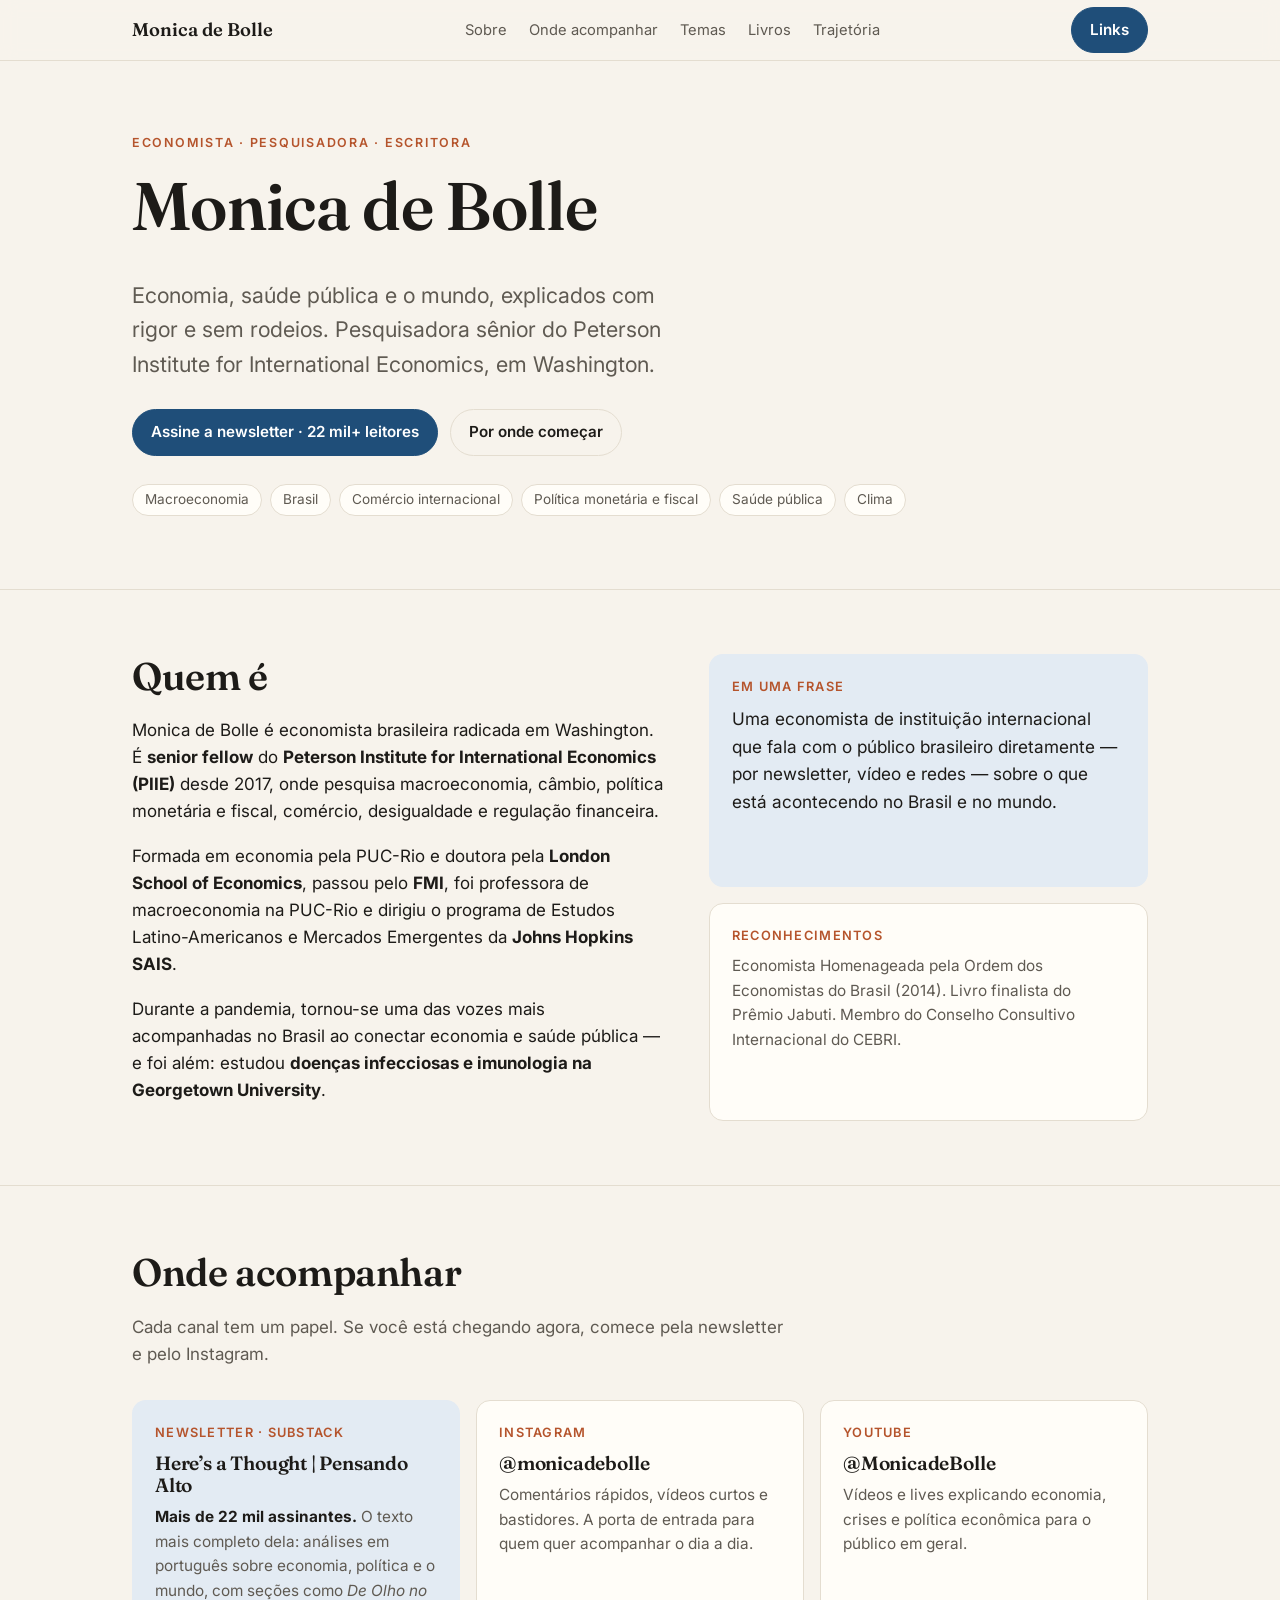
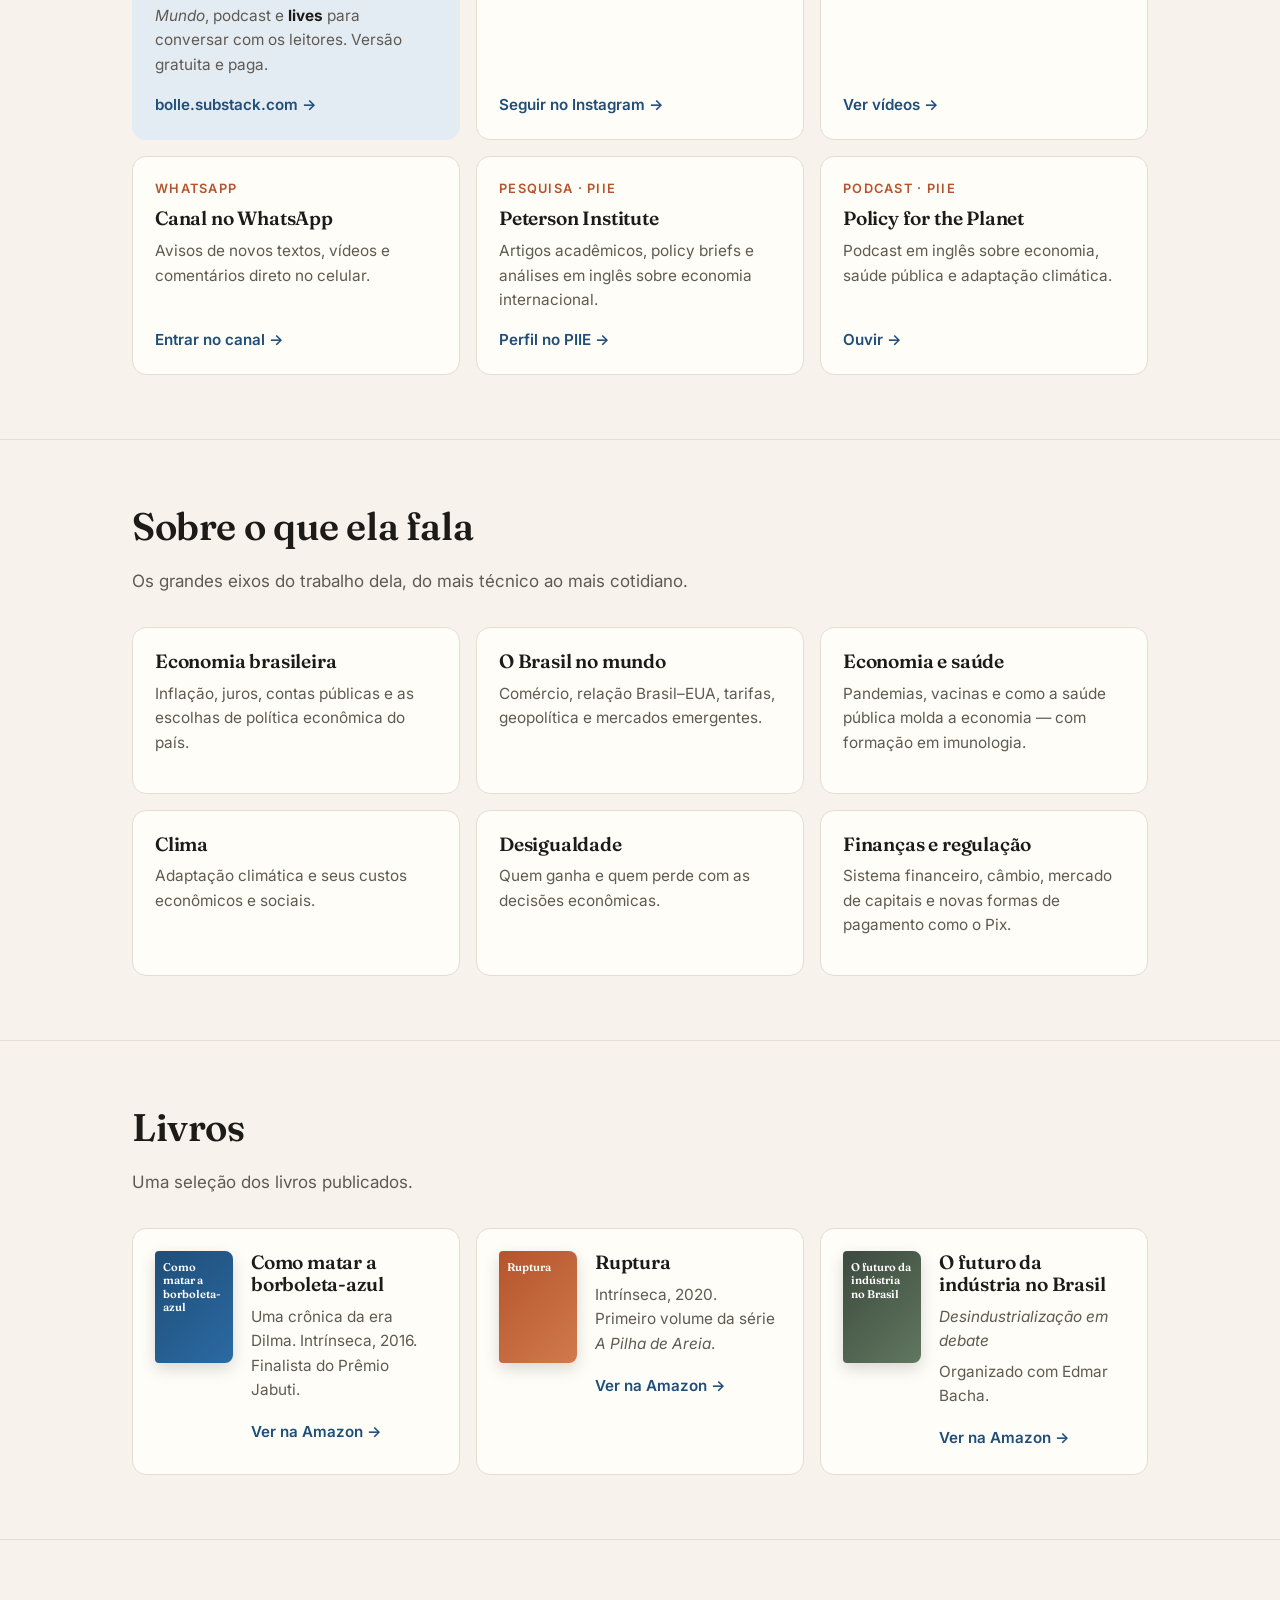
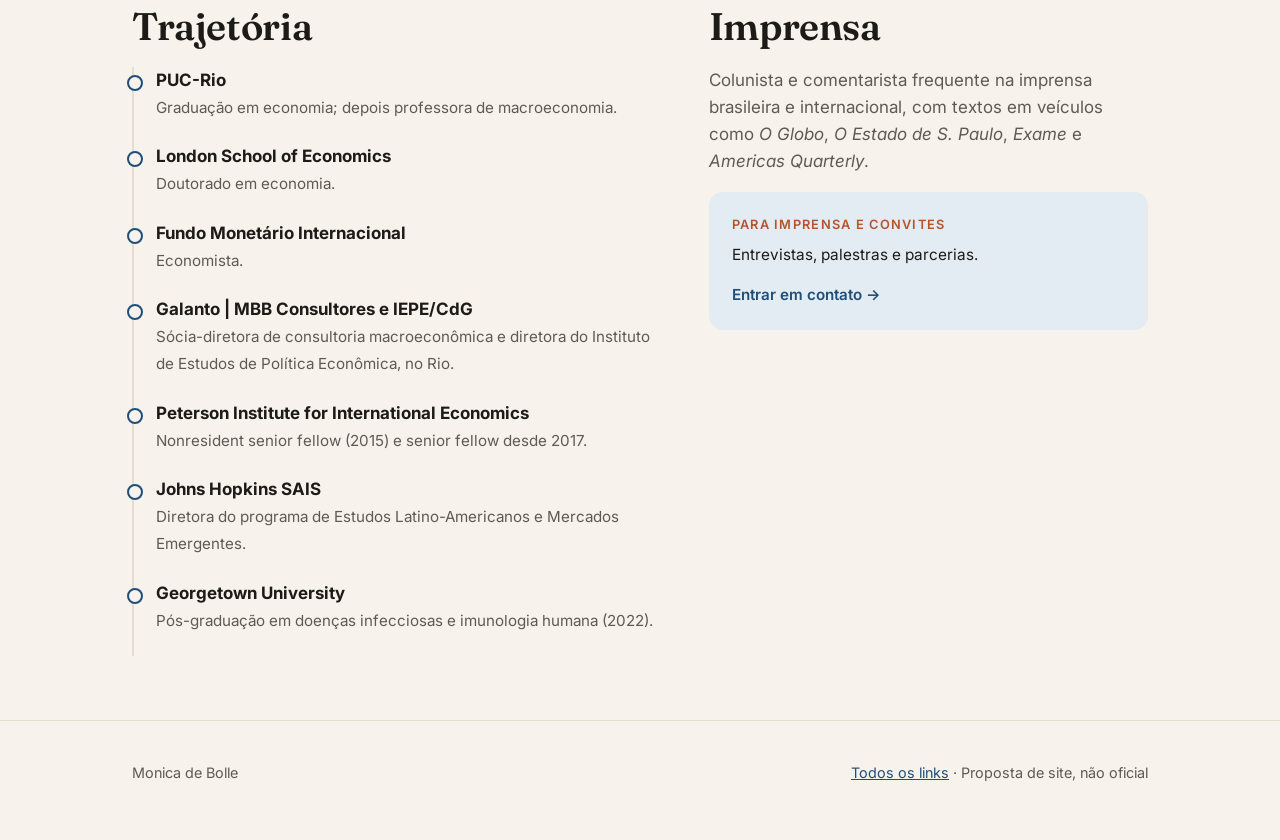
<file: index.html>
<!doctype html>
<html lang="pt-BR">
<head>
<meta charset="utf-8">
<meta name="viewport" content="width=device-width,initial-scale=1">
<meta name="robots" content="noindex, nofollow">
<title>Monica de Bolle</title>
<meta name="description" content="Economista, pesquisadora do Peterson Institute for International Economics, escritora e divulgadora. Tudo sobre Monica de Bolle em um só lugar: newsletter, vídeos, livros e pesquisa.">
<link rel="preconnect" href="https://fonts.googleapis.com">
<link rel="preconnect" href="https://fonts.gstatic.com" crossorigin>
<link href="https://fonts.googleapis.com/css2?family=Fraunces:opsz,wght@9..144,500;9..144,600&family=Inter:wght@400;500;600&display=swap" rel="stylesheet">
<link rel="stylesheet" href="assets/style.css">
</head>
<body>

<nav class="nav">
  <div class="wrap">
    <a class="brand" href="#">Monica de Bolle</a>
    <ul>
      <li><a href="#sobre">Sobre</a></li>
      <li><a href="#onde-acompanhar">Onde acompanhar</a></li>
      <li><a href="#temas">Temas</a></li>
      <li><a href="#livros">Livros</a></li>
      <li><a href="#trajetoria">Trajetória</a></li>
    </ul>
    <a class="btn" href="links.html">Links</a>
  </div>
</nav>

<header class="hero">
  <div class="wrap">
    <div class="eyebrow">Economista · Pesquisadora · Escritora</div>
    <h1>Monica de Bolle</h1>
    <p class="lead">Economia, saúde pública e o mundo, explicados com rigor e sem rodeios. Pesquisadora sênior do Peterson Institute for International Economics, em Washington.</p>
    <div class="actions">
      <a class="btn" href="https://bolle.substack.com" target="_blank" rel="noopener">Assine a newsletter · 22 mil+ leitores</a>
      <a class="btn ghost" href="#onde-acompanhar">Por onde começar</a>
    </div>
    <ul class="tags">
      <li>Macroeconomia</li><li>Brasil</li><li>Comércio internacional</li><li>Política monetária e fiscal</li><li>Saúde pública</li><li>Clima</li>
    </ul>
  </div>
</header>

<section id="sobre">
  <div class="wrap two-col">
    <div>
      <h2>Quem é</h2>
      <p>Monica de Bolle é economista brasileira radicada em Washington. É <strong>senior fellow</strong> do <strong>Peterson Institute for International Economics (PIIE)</strong> desde 2017, onde pesquisa macroeconomia, câmbio, política monetária e fiscal, comércio, desigualdade e regulação financeira.</p>
      <p>Formada em economia pela PUC-Rio e doutora pela <strong>London School of Economics</strong>, passou pelo <strong>FMI</strong>, foi professora de macroeconomia na PUC-Rio e dirigiu o programa de Estudos Latino-Americanos e Mercados Emergentes da <strong>Johns Hopkins SAIS</strong>.</p>
      <p>Durante a pandemia, tornou-se uma das vozes mais acompanhadas no Brasil ao conectar economia e saúde pública — e foi além: estudou <strong>doenças infecciosas e imunologia na Georgetown University</strong>.</p>
    </div>
    <div class="grid">
      <div class="card featured">
        <div class="meta">Em uma frase</div>
        <p style="color:var(--ink);font-size:1.08rem">Uma economista de instituição internacional que fala com o público brasileiro diretamente — por newsletter, vídeo e redes — sobre o que está acontecendo no Brasil e no mundo.</p>
      </div>
      <div class="card">
        <div class="meta">Reconhecimentos</div>
        <p>Economista Homenageada pela Ordem dos Economistas do Brasil (2014). Livro finalista do Prêmio Jabuti. Membro do Conselho Consultivo Internacional do CEBRI.</p>
      </div>
    </div>
  </div>
</section>

<section id="onde-acompanhar">
  <div class="wrap">
    <h2>Onde acompanhar</h2>
    <p class="section-intro">Cada canal tem um papel. Se você está chegando agora, comece pela newsletter e pelo Instagram.</p>
    <div class="grid three">
      <article class="card featured">
        <div class="meta">Newsletter · Substack</div>
        <h3>Here’s a Thought | Pensando Alto</h3>
        <p><strong style="color:var(--ink)">Mais de 22 mil assinantes.</strong> O texto mais completo dela: análises em português sobre economia, política e o mundo, com seções como <em>De Olho no Mundo</em>, podcast e <strong style="color:var(--ink)">lives</strong> para conversar com os leitores. Versão gratuita e paga.</p>
        <a class="more" href="https://bolle.substack.com" target="_blank" rel="noopener">bolle.substack.com</a>
      </article>
      <article class="card">
        <div class="meta">Instagram</div>
        <h3>@monicadebolle</h3>
        <p>Comentários rápidos, vídeos curtos e bastidores. A porta de entrada para quem quer acompanhar o dia a dia.</p>
        <a class="more" href="https://www.instagram.com/monicadebolle" target="_blank" rel="noopener">Seguir no Instagram</a>
      </article>
      <article class="card">
        <div class="meta">YouTube</div>
        <h3>@MonicadeBolle</h3>
        <p>Vídeos e lives explicando economia, crises e política econômica para o público em geral.</p>
        <a class="more" href="https://www.youtube.com/@MonicadeBolle" target="_blank" rel="noopener">Ver vídeos</a>
      </article>
      <article class="card">
        <div class="meta">WhatsApp</div>
        <h3>Canal no WhatsApp</h3>
        <p>Avisos de novos textos, vídeos e comentários direto no celular.</p>
        <a class="more" href="https://www.whatsapp.com/channel/0029VaJwkhG2ER6fUcOkLJ2Y" target="_blank" rel="noopener">Entrar no canal</a>
      </article>
      <article class="card">
        <div class="meta">Pesquisa · PIIE</div>
        <h3>Peterson Institute</h3>
        <p>Artigos acadêmicos, policy briefs e análises em inglês sobre economia internacional.</p>
        <a class="more" href="https://www.piie.com/experts/senior-research-staff/monica-de-bolle" target="_blank" rel="noopener">Perfil no PIIE</a>
      </article>
      <article class="card">
        <div class="meta">Podcast · PIIE</div>
        <h3>Policy for the Planet</h3>
        <p>Podcast em inglês sobre economia, saúde pública e adaptação climática.</p>
        <a class="more" href="https://www.piie.com/experts/podcasts/policy-planet" target="_blank" rel="noopener">Ouvir</a>
      </article>
    </div>
  </div>
</section>

<section id="temas">
  <div class="wrap">
    <h2>Sobre o que ela fala</h2>
    <p class="section-intro">Os grandes eixos do trabalho dela, do mais técnico ao mais cotidiano.</p>
    <div class="grid three">
      <div class="card"><h3>Economia brasileira</h3><p>Inflação, juros, contas públicas e as escolhas de política econômica do país.</p></div>
      <div class="card"><h3>O Brasil no mundo</h3><p>Comércio, relação Brasil–EUA, tarifas, geopolítica e mercados emergentes.</p></div>
      <div class="card"><h3>Economia e saúde</h3><p>Pandemias, vacinas e como a saúde pública molda a economia — com formação em imunologia.</p></div>
      <div class="card"><h3>Clima</h3><p>Adaptação climática e seus custos econômicos e sociais.</p></div>
      <div class="card"><h3>Desigualdade</h3><p>Quem ganha e quem perde com as decisões econômicas.</p></div>
      <div class="card"><h3>Finanças e regulação</h3><p>Sistema financeiro, câmbio, mercado de capitais e novas formas de pagamento como o Pix.</p></div>
    </div>
  </div>
</section>

<section id="livros">
  <div class="wrap">
    <h2>Livros</h2>
    <p class="section-intro">Uma seleção dos livros publicados.</p>
    <div class="grid three">
      <div class="card book">
        <div class="cover">Como matar a borboleta-azul</div>
        <div>
          <h3>Como matar a borboleta-azul</h3>
          <p>Uma crônica da era Dilma. Intrínseca, 2016. Finalista do Prêmio Jabuti.</p>
          <a class="more" href="https://www.amazon.com.br/dp/B01LZUYMNC" target="_blank" rel="noopener">Ver na Amazon</a>
        </div>
      </div>
      <div class="card book">
        <div class="cover alt">Ruptura</div>
        <div>
          <h3>Ruptura</h3>
          <p>Intrínseca, 2020. Primeiro volume da série <em>A Pilha de Areia</em>.</p>
          <a class="more" href="https://www.amazon.com.br/dp/B08JDVT1NB" target="_blank" rel="noopener">Ver na Amazon</a>
        </div>
      </div>
      <div class="card book">
        <div class="cover alt2">O futuro da indústria no Brasil</div>
        <div>
          <h3>O futuro da indústria no Brasil</h3>
          <p style="margin-bottom:.4em"><em>Desindustrialização em debate</em></p>
          <p>Organizado com Edmar Bacha.</p>
          <a class="more" href="https://www.amazon.com.br/dp/8520011659" target="_blank" rel="noopener">Ver na Amazon</a>
        </div>
      </div>
    </div>
  </div>
</section>

<section id="trajetoria">
  <div class="wrap two-col">
    <div>
      <h2>Trajetória</h2>
      <ul class="timeline">
        <li><strong>PUC-Rio</strong><span>Graduação em economia; depois professora de macroeconomia.</span></li>
        <li><strong>London School of Economics</strong><span>Doutorado em economia.</span></li>
        <li><strong>Fundo Monetário Internacional</strong><span>Economista.</span></li>
        <li><strong>Galanto | MBB Consultores e IEPE/CdG</strong><span>Sócia-diretora de consultoria macroeconômica e diretora do Instituto de Estudos de Política Econômica, no Rio.</span></li>
        <li><strong>Peterson Institute for International Economics</strong><span>Nonresident senior fellow (2015) e senior fellow desde 2017.</span></li>
        <li><strong>Johns Hopkins SAIS</strong><span>Diretora do programa de Estudos Latino-Americanos e Mercados Emergentes.</span></li>
        <li><strong>Georgetown University</strong><span>Pós-graduação em doenças infecciosas e imunologia humana (2022).</span></li>
      </ul>
    </div>
    <div>
      <h2>Imprensa</h2>
      <p class="section-intro" style="margin-bottom:16px">Colunista e comentarista frequente na imprensa brasileira e internacional, com textos em veículos como <em>O Globo</em>, <em>O Estado de S. Paulo</em>, <em>Exame</em> e <em>Americas Quarterly</em>.</p>
      <div class="card featured">
        <div class="meta">Para imprensa e convites</div>
        <p style="color:var(--ink)">Entrevistas, palestras e parcerias.</p>
        <a class="more" href="#" data-todo="e-mail ou formulário de contato">Entrar em contato</a>
      </div>
    </div>
  </div>
</section>

<footer>
  <div class="wrap">
    <span>Monica de Bolle</span>
    <span><a href="links.html">Todos os links</a> · Proposta de site, não oficial</span>
  </div>
</footer>
</body>
</html>
</file>
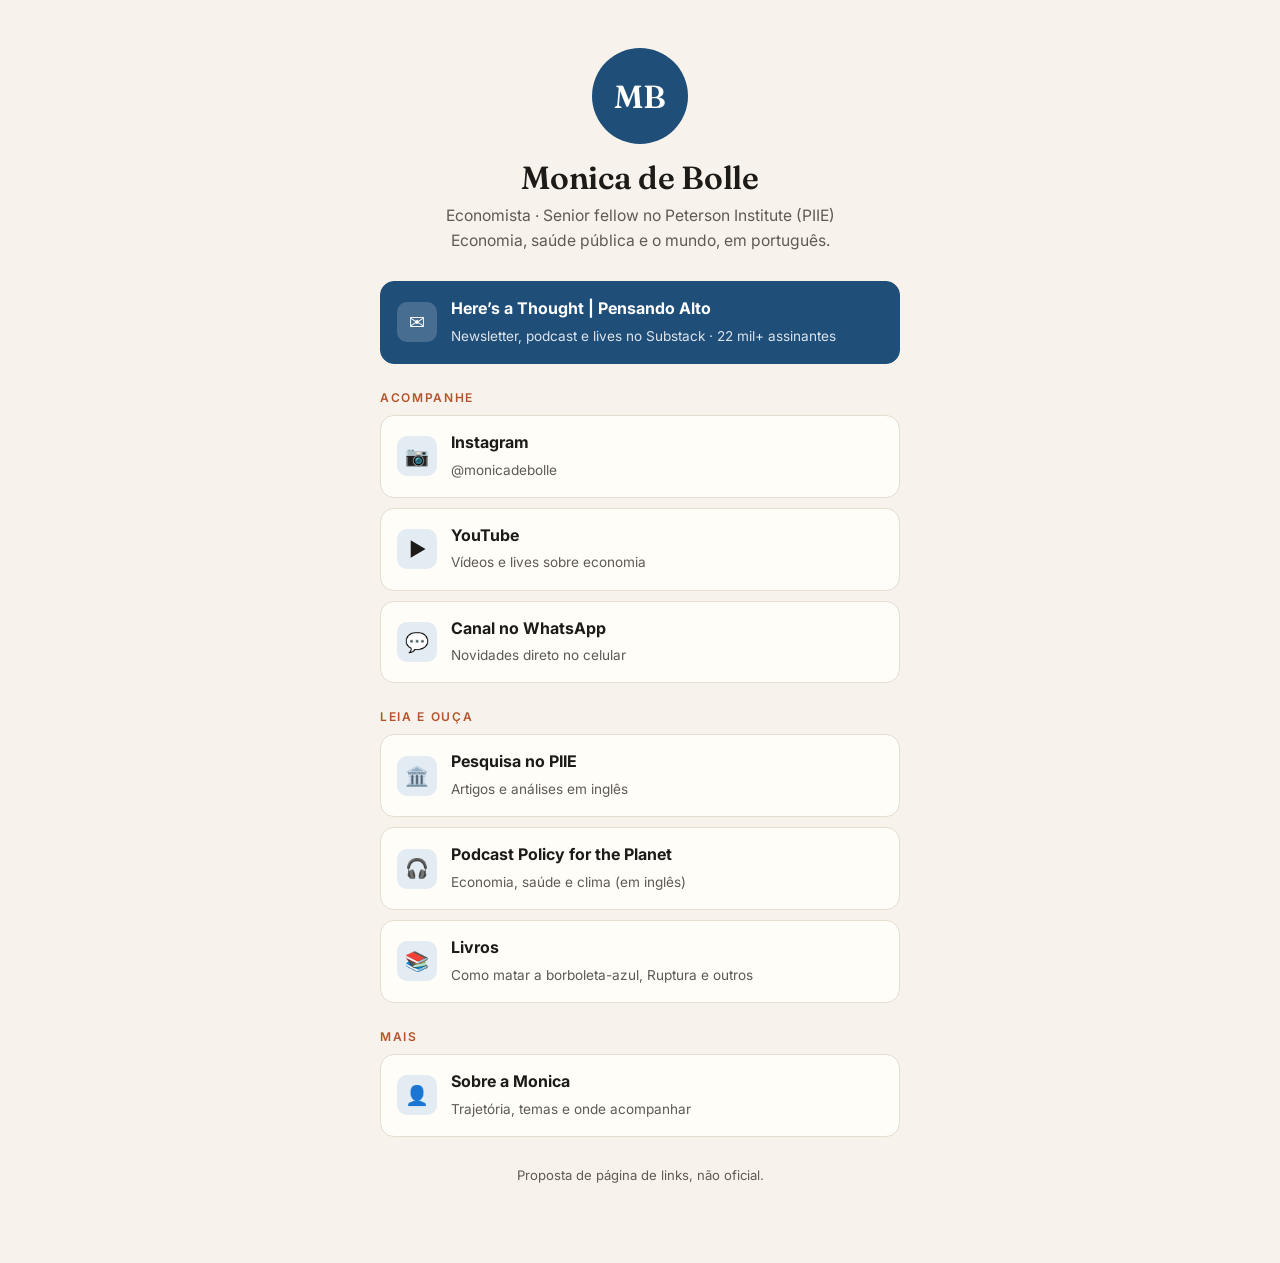
<file: links.html>
<!doctype html>
<html lang="pt-BR">
<head>
<meta charset="utf-8">
<meta name="viewport" content="width=device-width,initial-scale=1">
<meta name="robots" content="noindex, nofollow">
<title>Links · Monica de Bolle</title>
<meta name="description" content="Todos os canais de Monica de Bolle: newsletter, Instagram, YouTube, WhatsApp, livros e pesquisa.">
<link rel="preconnect" href="https://fonts.googleapis.com">
<link rel="preconnect" href="https://fonts.gstatic.com" crossorigin>
<link href="https://fonts.googleapis.com/css2?family=Fraunces:opsz,wght@9..144,500;9..144,600&family=Inter:wght@400;500;600&display=swap" rel="stylesheet">
<link rel="stylesheet" href="assets/style.css">
</head>
<body>
<main class="links-page">
  <div class="links-box">
    <div class="avatar" aria-hidden="true">MB</div>
    <h1>Monica de Bolle</h1>
    <p class="bio">Economista · Senior fellow no Peterson Institute (PIIE)<br>Economia, saúde pública e o mundo, em português.</p>

    <a class="link primary" href="https://bolle.substack.com" target="_blank" rel="noopener">
      <span class="ico">✉️</span><span><strong>Here’s a Thought | Pensando Alto</strong><small>Newsletter, podcast e lives no Substack · 22 mil+ assinantes</small></span>
    </a>

    <div class="link-group">Acompanhe</div>
    <a class="link" href="https://www.instagram.com/monicadebolle" target="_blank" rel="noopener">
      <span class="ico">📷</span><span><strong>Instagram</strong><small>@monicadebolle</small></span>
    </a>
    <a class="link" href="https://www.youtube.com/@MonicadeBolle" target="_blank" rel="noopener">
      <span class="ico">▶️</span><span><strong>YouTube</strong><small>Vídeos e lives sobre economia</small></span>
    </a>
    <a class="link" href="https://www.whatsapp.com/channel/0029VaJwkhG2ER6fUcOkLJ2Y" target="_blank" rel="noopener">
      <span class="ico">💬</span><span><strong>Canal no WhatsApp</strong><small>Novidades direto no celular</small></span>
    </a>

    <div class="link-group">Leia e ouça</div>
    <a class="link" href="https://www.piie.com/experts/senior-research-staff/monica-de-bolle" target="_blank" rel="noopener">
      <span class="ico">🏛️</span><span><strong>Pesquisa no PIIE</strong><small>Artigos e análises em inglês</small></span>
    </a>
    <a class="link" href="https://www.piie.com/experts/podcasts/policy-planet" target="_blank" rel="noopener">
      <span class="ico">🎧</span><span><strong>Podcast Policy for the Planet</strong><small>Economia, saúde e clima (em inglês)</small></span>
    </a>
    <a class="link" href="index.html#livros">
      <span class="ico">📚</span><span><strong>Livros</strong><small>Como matar a borboleta-azul, Ruptura e outros</small></span>
    </a>

    <div class="link-group">Mais</div>
    <a class="link" href="index.html">
      <span class="ico">👤</span><span><strong>Sobre a Monica</strong><small>Trajetória, temas e onde acompanhar</small></span>
    </a>

    <p class="small-foot">Proposta de página de links, não oficial.</p>
  </div>
</main>
</body>
</html>
</file>
<file: assets/style.css>
:root{
  --bg:#f7f3ec; --surface:#fffdf8; --ink:#1d1b18; --muted:#5f5a52; --line:#e4ddd0;
  --accent:#1f4e79; --accent-ink:#ffffff; --accent-soft:#e3ebf3; --warm:#b5542c;
  --radius:14px; --max:1080px;
}
@media (prefers-color-scheme: dark){
  :root:not([data-theme="light"]){
    --bg:#14161a; --surface:#1c1f24; --ink:#ece8e1; --muted:#a29d94; --line:#2c3037;
    --accent:#8fb6dc; --accent-ink:#0f1720; --accent-soft:#1f2a36; --warm:#e08a63;
  }
}
:root[data-theme="dark"]{
  --bg:#14161a; --surface:#1c1f24; --ink:#ece8e1; --muted:#a29d94; --line:#2c3037;
  --accent:#8fb6dc; --accent-ink:#0f1720; --accent-soft:#1f2a36; --warm:#e08a63;
}
*{box-sizing:border-box}
html{scroll-behavior:smooth}
body{margin:0;background:var(--bg);color:var(--ink);font:17px/1.6 "Inter",system-ui,-apple-system,"Segoe UI",sans-serif;-webkit-font-smoothing:antialiased}
h1,h2,h3{font-family:"Fraunces",Georgia,serif;font-weight:600;line-height:1.15;margin:0 0 .5em;letter-spacing:-.01em}
h1{font-size:clamp(2.4rem,6vw,4.2rem)}
h2{font-size:clamp(1.7rem,3.5vw,2.4rem)}
h3{font-size:1.2rem}
p{margin:0 0 1em}
a{color:var(--accent)}
.wrap{max-width:var(--max);margin:0 auto;padding:0 16px}
@media(min-width:720px){.wrap{padding:0 32px}}

/* nav */
.nav{position:sticky;top:0;z-index:10;background:color-mix(in srgb,var(--bg) 88%,transparent);backdrop-filter:blur(8px);border-bottom:1px solid var(--line)}
.nav .wrap{display:flex;align-items:center;justify-content:space-between;gap:16px;height:60px}
.brand{font-family:"Fraunces",Georgia,serif;font-weight:600;font-size:1.15rem;text-decoration:none;color:var(--ink)}
.nav ul{display:none;list-style:none;margin:0;padding:0;gap:22px}
.nav ul a{color:var(--muted);text-decoration:none;font-size:.92rem}
.nav ul a:hover{color:var(--ink)}
@media(min-width:860px){.nav ul{display:flex}}
.btn{display:inline-flex;align-items:center;gap:8px;padding:10px 18px;border-radius:999px;background:var(--accent);color:var(--accent-ink);text-decoration:none;font-weight:600;font-size:.95rem;border:1px solid var(--accent)}
.btn.ghost{background:transparent;color:var(--ink);border-color:var(--line)}
.btn:hover{filter:brightness(1.08)}

/* hero */
.hero{padding:72px 0 56px}
.eyebrow{text-transform:uppercase;letter-spacing:.14em;font-size:.78rem;color:var(--warm);font-weight:600;margin-bottom:14px}
.hero .lead{font-size:clamp(1.1rem,2.2vw,1.35rem);color:var(--muted);max-width:44ch}
.hero .actions{display:flex;flex-wrap:wrap;gap:12px;margin-top:28px}
.tags{display:flex;flex-wrap:wrap;gap:8px;margin-top:28px;padding:0;list-style:none}
.tags li{border:1px solid var(--line);border-radius:999px;padding:4px 12px;font-size:.85rem;color:var(--muted);background:var(--surface)}

section{padding:64px 0;border-top:1px solid var(--line)}
.section-intro{color:var(--muted);max-width:60ch;margin-bottom:32px}

/* grids & cards */
.grid{display:grid;gap:16px;grid-template-columns:1fr}
@media(min-width:640px){.grid.two{grid-template-columns:1fr 1fr}.grid.three{grid-template-columns:1fr 1fr}}
@media(min-width:960px){.grid.three{grid-template-columns:repeat(3,1fr)}}
.card{background:var(--surface);border:1px solid var(--line);border-radius:var(--radius);padding:22px;display:flex;flex-direction:column}
.card p{color:var(--muted);font-size:.96rem}
.card .meta{font-size:.8rem;text-transform:uppercase;letter-spacing:.1em;color:var(--warm);font-weight:600;margin-bottom:8px}
.card .more{margin-top:auto;font-weight:600;text-decoration:none;font-size:.95rem}
.card .more::after{content:" →"}
.card.featured{background:var(--accent-soft);border-color:transparent}

/* timeline */
.timeline{list-style:none;margin:0;padding:0;border-left:2px solid var(--line)}
.timeline li{position:relative;padding:0 0 22px 22px}
.timeline li::before{content:"";position:absolute;left:-7px;top:8px;width:12px;height:12px;border-radius:50%;background:var(--bg);border:2px solid var(--accent)}
.timeline strong{display:block}
.timeline span{color:var(--muted);font-size:.95rem}

.two-col{display:grid;gap:40px}
@media(min-width:860px){.two-col{grid-template-columns:1.1fr .9fr}}

/* book */
.card.book{flex-direction:row;}
.book{display:flex;gap:18px;align-items:flex-start}
.cover{flex:0 0 78px;height:112px;border-radius:4px 8px 8px 4px;background:linear-gradient(135deg,var(--accent),#2b6aa3);color:#fff;font:600 .7rem/1.2 "Fraunces",serif;padding:10px 8px;box-shadow:0 6px 16px rgba(0,0,0,.15)}
.cover.alt{background:linear-gradient(135deg,var(--warm),#d17a4d)}
.cover.alt2{background:linear-gradient(135deg,#3c4a3e,#61775f)}

.note{font-size:.85rem;color:var(--muted);border-left:3px solid var(--warm);padding:6px 12px;margin-top:20px}
footer{padding:40px 0 56px;border-top:1px solid var(--line);color:var(--muted);font-size:.9rem}
footer .wrap{display:flex;flex-wrap:wrap;gap:12px;justify-content:space-between}

/* ---------- links page ---------- */
.links-page{min-height:100vh;display:flex;justify-content:center;padding:48px 16px 64px}
.links-box{width:100%;max-width:520px;text-align:center}
.avatar{width:96px;height:96px;border-radius:50%;margin:0 auto 16px;display:grid;place-items:center;background:var(--accent);color:var(--accent-ink);font:600 2rem "Fraunces",serif}
.links-box h1{font-size:2rem;margin-bottom:6px}
.links-box .bio{color:var(--muted);font-size:.98rem;margin-bottom:28px}
.link-group{margin:24px 0 8px;text-align:left;font-size:.75rem;text-transform:uppercase;letter-spacing:.14em;color:var(--warm);font-weight:600}
.link{display:flex;align-items:center;gap:14px;text-align:left;background:var(--surface);border:1px solid var(--line);border-radius:var(--radius);padding:14px 16px;margin-bottom:10px;text-decoration:none;color:var(--ink);transition:transform .15s,border-color .15s}
.link:hover{transform:translateY(-1px);border-color:var(--accent)}
.link .ico{flex:0 0 40px;height:40px;border-radius:10px;display:grid;place-items:center;background:var(--accent-soft);font-size:1.2rem}
.link strong{display:block;font-size:1rem}
.link small{color:var(--muted);font-size:.85rem}
.link.primary{background:var(--accent);border-color:var(--accent);color:var(--accent-ink)}
.link.primary small{color:inherit;opacity:.85}
.link.primary .ico{background:rgba(255,255,255,.18)}
.small-foot{margin-top:28px;font-size:.82rem;color:var(--muted)}
</file>
